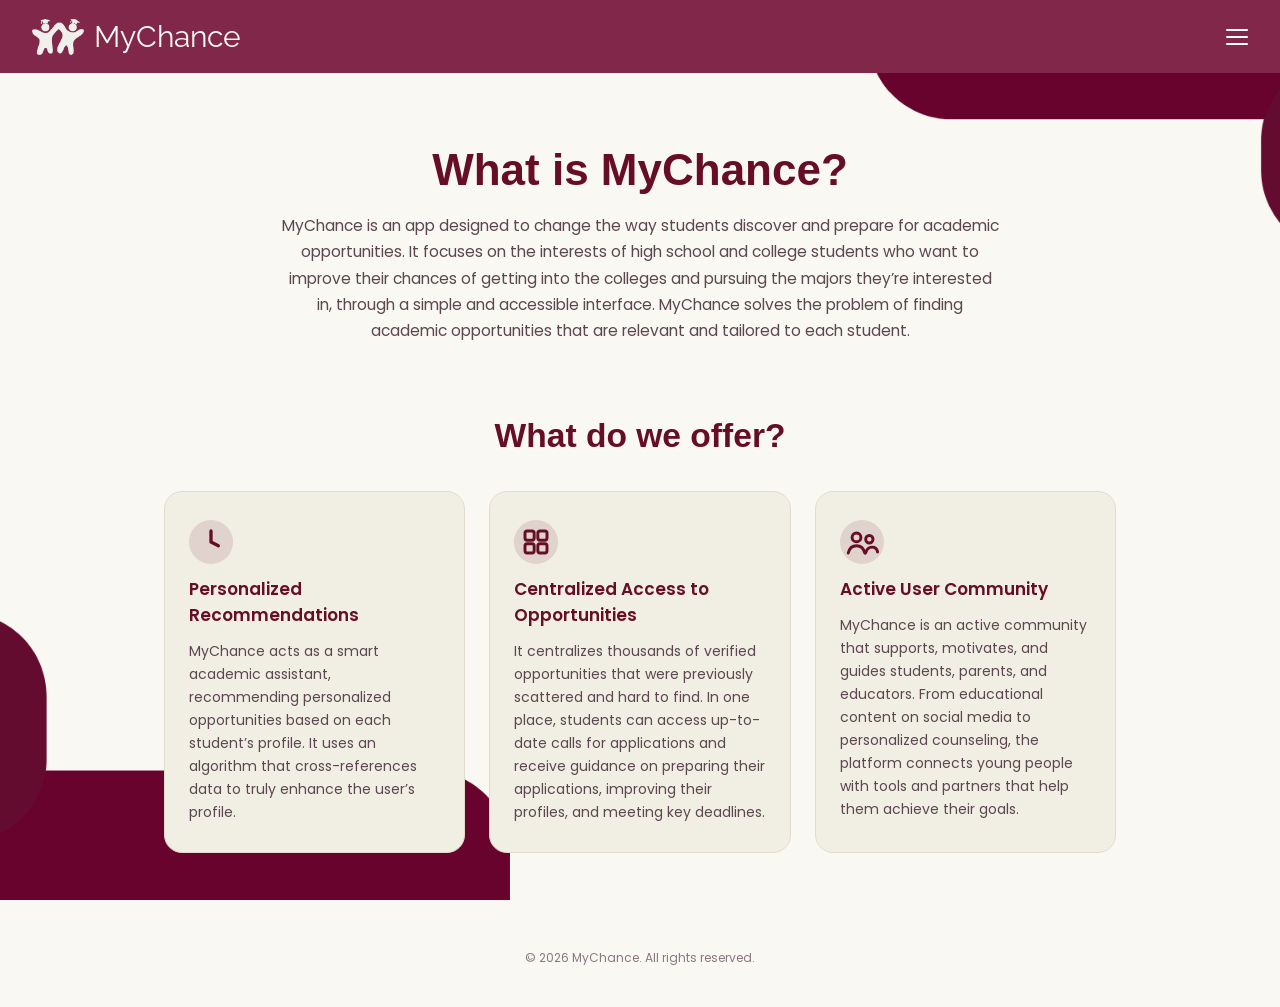
<file: pages/about_us.html>
<!DOCTYPE html>
<html lang="en">
<head>
<meta charset="UTF-8">
<meta name="viewport" content="width=device-width, initial-scale=1.0">
<title>About Us | MyChance</title>
<link rel="icon" type="image/png" href="../mychance-nav-icon.png">
<link rel="stylesheet" href="../css/about_us.css">
<link rel="preconnect" href="https://fonts.googleapis.com">
<link rel="preconnect" href="https://fonts.gstatic.com" crossorigin>
<link href="https://fonts.googleapis.com/css2?family=Lora:ital,wght@0,500;0,600;1,500&family=Inter:wght@400;500;600&display=swap" rel="stylesheet">
</head>
<body>

    <div class="top-accent"></div>

    <header class="navbar">
        <a href="index.html" class="logo">
            <img src="../mychance_no_text_efefeb_HD (1).png" alt="" height="45px">
            <div class="logo-text">
                <span class="name">MyChance</span>
            </div>
        </a>

        <div class="nav-menu">
            <button class="hamburger" aria-label="Open menu" aria-haspopup="true" aria-expanded="false" data-menu-toggle="siteMenu">
                <span></span>
                <span></span>
                <span></span>
            </button>
            <div class="nav-dropdown" id="siteMenu">
                <a href="about_us.html">About us</a>
                <a href="https://www.instagram.com/mychance_app" target="_blank" rel="noopener noreferrer">Contact us</a>
            </div>
        </div>
    </header>

    <main class="about">

        <section class="intro">
            <h1>What is MyChance?</h1>
            <p>
                MyChance is an app designed to change the way students discover
                and prepare for academic opportunities. It focuses on the
                interests of high school and college students who want to
                improve their chances of getting into the colleges and
                pursuing the majors they’re interested in, through a simple
                and accessible interface. MyChance solves the problem of
                finding academic opportunities that are relevant and tailored
                to each student.
            </p>
        </section>

        <section class="offer">
            <h2>What do we offer?</h2>

            <div class="offer-grid">

                <article class="offer-card">
                    <span class="offer-icon" aria-hidden="true">
                        <svg viewBox="0 0 24 24" fill="none">
                            <circle cx="12" cy="12" r="12" fill="currentColor" opacity="0.12"/>
                            <path d="M12 6v6l4 2" stroke="currentColor" stroke-width="1.8" stroke-linecap="round" stroke-linejoin="round"/>
                        </svg>
                    </span>
                    <h3>Personalized Recommendations</h3>
                    <p>
                        MyChance acts as a smart academic assistant,
                        recommending personalized opportunities based on each
                        student’s profile. It uses an algorithm that
                        cross-references data to truly enhance the user’s
                        profile.
                    </p>
                </article>

                <article class="offer-card">
                    <span class="offer-icon" aria-hidden="true">
                        <svg viewBox="0 0 24 24" fill="none">
                            <circle cx="12" cy="12" r="12" fill="currentColor" opacity="0.12"/>
                            <rect x="6" y="6" width="5" height="5" rx="1.2" stroke="currentColor" stroke-width="1.6"/>
                            <rect x="13" y="6" width="5" height="5" rx="1.2" stroke="currentColor" stroke-width="1.6"/>
                            <rect x="6" y="13" width="5" height="5" rx="1.2" stroke="currentColor" stroke-width="1.6"/>
                            <rect x="13" y="13" width="5" height="5" rx="1.2" stroke="currentColor" stroke-width="1.6"/>
                        </svg>
                    </span>
                    <h3>Centralized Access to Opportunities</h3>
                    <p>
                        It centralizes thousands of verified opportunities
                        that were previously scattered and hard to find. In
                        one place, students can access up-to-date calls for
                        applications and receive guidance on preparing their
                        applications, improving their profiles, and meeting
                        key deadlines.
                    </p>
                </article>

                <article class="offer-card">
                    <span class="offer-icon" aria-hidden="true">
                        <svg viewBox="0 0 24 24" fill="none">
                            <circle cx="12" cy="12" r="12" fill="currentColor" opacity="0.12"/>
                            <circle cx="9" cy="9.5" r="2.4" stroke="currentColor" stroke-width="1.6"/>
                            <circle cx="16" cy="10.5" r="2" stroke="currentColor" stroke-width="1.6"/>
                            <path d="M4.5 18c.6-2.6 2.4-4 4.5-4s3.9 1.4 4.5 4" stroke="currentColor" stroke-width="1.6" stroke-linecap="round"/>
                            <path d="M14 18c.5-2 1.8-3.2 3.5-3.2s2.7 1 3 2.6" stroke="currentColor" stroke-width="1.6" stroke-linecap="round"/>
                        </svg>
                    </span>
                    <h3>Active User Community</h3>
                    <p>
                        MyChance is an active community that supports,
                        motivates, and guides students, parents, and
                        educators. From educational content on social media to
                        personalized counseling, the platform connects young
                        people with tools and partners that help them achieve
                        their goals.
                    </p>
                </article>

            </div>
        </section>

    </main>

    <footer class="page-footer">
        <p>© <span id="year"></span> MyChance. All rights reserved.</p>
    </footer>

    <script>
        document.getElementById('year').textContent = new Date().getFullYear();
    </script>
    <script src="../supabase/Menu.js"></script>
</body>
</html>
</file>
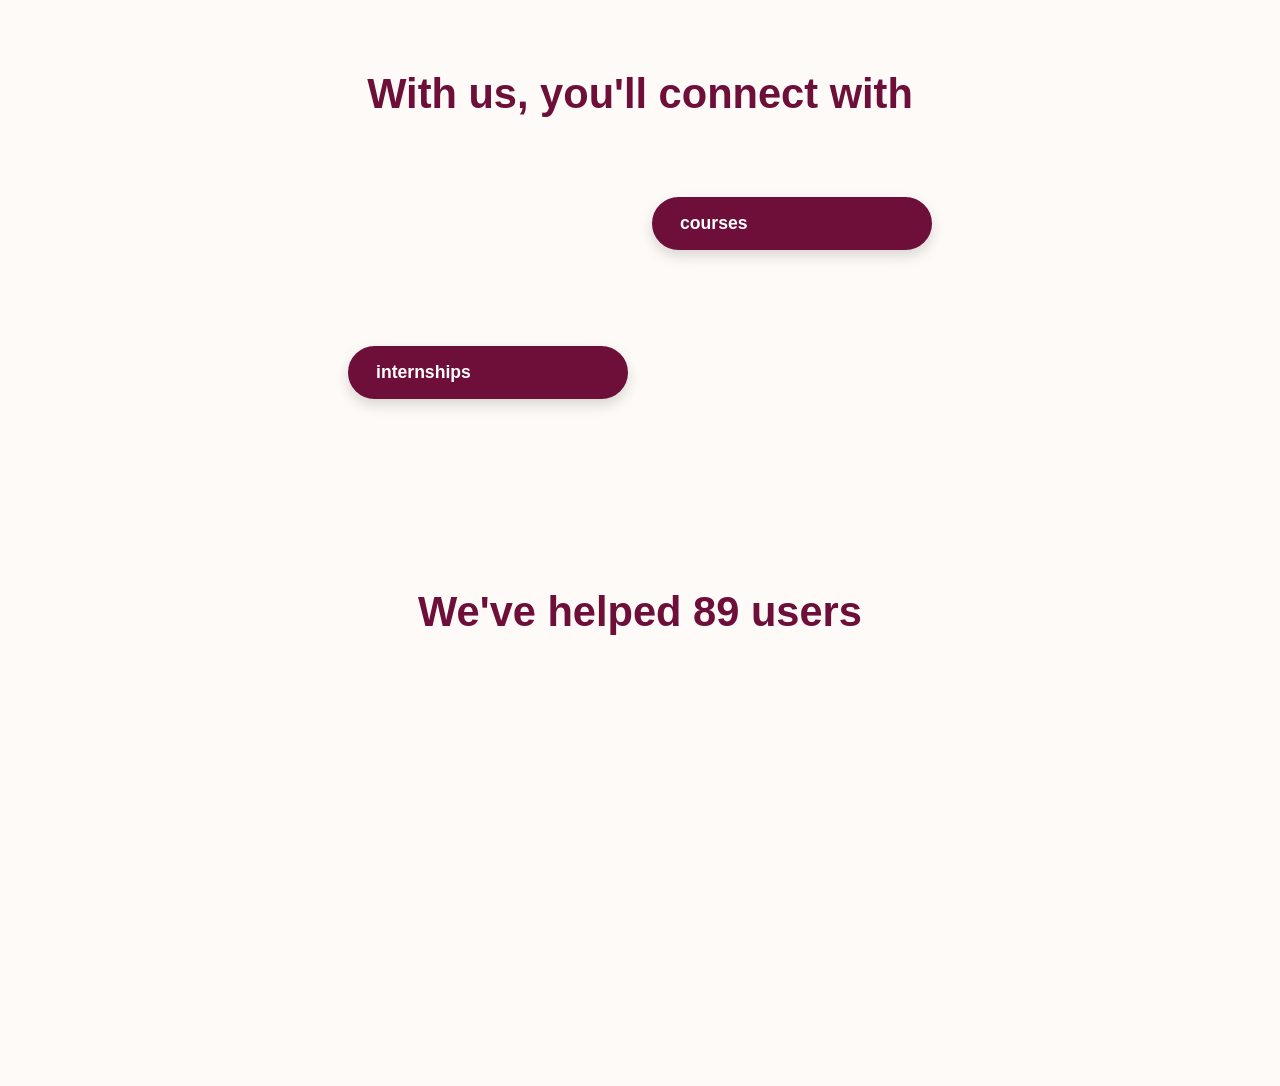
<file: pages/Demo.html>
<!DOCTYPE html>
<html lang="es">
<head>
<meta charset="UTF-8">
<meta name="viewport" content="width=device-width, initial-scale=1.0">
<script>
  (function(){
    try {
      var t = localStorage.getItem("mychance_theme");
      if (t) document.documentElement.setAttribute("data-theme", t);
    } catch(e){}
  })();
</script>
<title>MyChance – Demo secciones</title>
<style>
  :root{
    --maroon:#6d0f39;
    --maroon-dark:#560b2d;
    --cream:#fdfaf7;
    --white:#ffffff;
  }
  *{box-sizing:border-box;}
  body{
    margin:0;
    font-family:'Poppins','Segoe UI',sans-serif;
    background:var(--cream);
    color:var(--maroon);
  }

  /* ===================== SECCIÓN 1: IMPACTO + TESTIMONIOS ===================== */
  .impact-section{
    position:relative;
    padding:60px 20px 90px;
    overflow:hidden;
  }
  .impact-header{
    text-align:center;
    margin-bottom:40px;
  }
  .impact-header h2{
    font-size:clamp(1.8rem,4vw,2.6rem);
    font-weight:800;
    margin:0;
  }
  .impact-header .count{
    color:var(--maroon);
  }

  .testimonial-track{
    position:relative;
    height:320px;
    width:100%;
    overflow:hidden;
  }
  .bubble{
    position:absolute;
    max-width:420px;
    padding:20px 30px;
    border-radius:28px;
    font-weight:700;
    font-size:1.05rem;
    color:#fff;
    white-space:nowrap;
    overflow:hidden;
    text-overflow:ellipsis;
    cursor:pointer;
    will-change:transform;
    animation-name:floatLeft;
    animation-timing-function:linear;
    animation-iteration-count:infinite;
    box-shadow:0 6px 14px rgba(0,0,0,0.15);
    transition:box-shadow .2s;
  }
  .bubble:hover{ box-shadow:0 8px 20px rgba(0,0,0,0.25); }
  .bubble.solid{ background:var(--maroon); }
  .bubble.glass{
    background:rgba(109,15,57,0.45);
    backdrop-filter:blur(6px);
    -webkit-backdrop-filter:blur(6px);
    border:1px solid rgba(255,255,255,0.35);
  }
  .bubble.paused{ animation-play-state:paused; }

  @keyframes floatLeft{
    from{ transform:translateX(110vw); }
    to{ transform:translateX(-130%); }
  }

  /* Modal de comentario expandido */
  .comment-modal-overlay{
    position:fixed; inset:0;
    background:rgba(0,0,0,0.45);
    display:none;
    align-items:center;
    justify-content:center;
    z-index:999;
    padding:20px;
  }
  .comment-modal-overlay.open{ display:flex; }
  .comment-modal{
    background:var(--white);
    border-radius:20px;
    max-width:480px;
    width:100%;
    padding:28px;
    box-shadow:0 20px 40px rgba(0,0,0,0.3);
    position:relative;
  }
  .comment-modal h3{ margin:0 0 8px; font-size:1.1rem; }
  .comment-modal p{ margin:0; line-height:1.5; color:#333; font-weight:500; }
  .comment-modal .close-btn{
    position:absolute; top:12px; right:16px;
    background:none; border:none; font-size:1.4rem;
    cursor:pointer; color:var(--maroon); font-weight:700;
  }

  /* ===================== SECCIÓN 2: QUÉ OFRECEMOS ===================== */
  .offer-section{
    padding:70px 20px 90px;
    text-align:center;
  }
  .offer-title{
    font-size:clamp(1.8rem,4vw,2.6rem);
    font-weight:800;
    margin:0 0 40px;
  }
  .offer-stage{
    display:grid;
    grid-template-columns: repeat(2, minmax(190px, 280px));
    gap:18px 24px;
    justify-content:center;
    align-items:center;
    max-width:700px;
    margin:0 auto;
    min-height:280px;
  }
  .offer-item{
    display:flex;
    align-items:center;
    gap:10px;
    background:var(--maroon);
    color:#fff;
    font-weight:800;
    font-size:1.1rem;
    padding:16px 28px;
    border-radius:30px;
    opacity:0;
    box-shadow:0 6px 14px rgba(0,0,0,0.15);
  }
  .offer-item img{ height:28px; width:28px; object-fit:contain; }
  .offer-item.show-left{ animation:slideInLeft .6s ease forwards; }
  .offer-item.show-right{ animation:slideInRight .6s ease forwards; }

  @keyframes slideInLeft{
    from{ opacity:0; transform:translateX(-60px); }
    to{ opacity:1; transform:translateX(0); }
  }
  @keyframes slideInRight{
    from{ opacity:0; transform:translateX(60px); }
    to{ opacity:1; transform:translateX(0); }
  }

  .offer-item.signup-btn{
    grid-column: 1 / span 2;
    justify-self:center;
    background:var(--maroon-dark);
    cursor:pointer;
    font-size:1.15rem;
  }
</style>
</head>
<body>

<section class="offer-section">
  <h2 class="offer-title">With us, you'll connect with</h2>
  <div class="offer-stage" id="offerStage"></div>
</section>

<section class="impact-section">
  <div class="impact-header">
    <h2>We've helped <span id="userCount" class="count">0</span> users</h2>
  </div>
  <div class="testimonial-track" id="testimonialTrack"></div>
</section>

<div class="comment-modal-overlay" id="commentOverlay">
  <div class="comment-modal">
    <button class="close-btn" id="closeModal">&times;</button>
    <h3 id="modalName"></h3>
    <p id="modalText"></p>
  </div>
</div>

<script>
/* =============== DATOS DE EJEMPLO (sustituir por Supabase real) =============== */
const MOCK_USER_COUNT = 123;
const MOCK_TESTIMONIOS = [
  { nombre:"Usuario 1", comentario:"Gracias a MyChance encontré una beca completa para estudiar ingeniería. Cambió por completo el rumbo de mi carrera y mi vida." },
  { nombre:"Usuario 2", comentario:"Nunca pensé que podría acceder a un intercambio internacional, pero con las oportunidades que vi aquí lo logré." },
  { nombre:"Usuario 3", comentario:"El proceso de aplicar a becas siempre me pareció complicado, MyChance me lo hizo simple y encontré la mía en una semana." },
  { nombre:"Usuario 4", comentario:"Conseguí una pasantía remunerada que me abrió las puertas a mi primer empleo formal. Totalmente recomendado." },
  { nombre:"Usuario 5", comentario:"Como voluntaria encontré un programa increíble que me ayudó a crecer personalmente y conocer gente maravillosa." },
  { nombre:"Usuario 6", comentario:"Estaba perdido buscando cursos gratuitos y aquí encontré justo lo que necesitaba para certificarme." },
];

/* =============== SECCIÓN 1: contador + testimonios =============== */
function animateCount(el, target, duration=1500){
  const start = performance.now();
  function step(now){
    const progress = Math.min((now-start)/duration, 1);
    el.textContent = Math.floor(progress * target);
    if(progress < 1) requestAnimationFrame(step);
    else el.textContent = target;
  }
  requestAnimationFrame(step);
}

function shuffle(arr){
  const a = [...arr];
  for(let i=a.length-1;i>0;i--){
    const j = Math.floor(Math.random()*(i+1));
    [a[i],a[j]] = [a[j],a[i]];
  }
  return a;
}

function initTestimonials(list){
  const track = document.getElementById('testimonialTrack');
  const overlay = document.getElementById('commentOverlay');
  const modalName = document.getElementById('modalName');
  const modalText = document.getElementById('modalText');
  const closeBtn = document.getElementById('closeModal');

  const MAX_CONCURRENT_BUBBLES = 3;
  let activeBubbles = 0;

  const trackHeight = track.clientHeight;
  const laneCount = 3;
  const laneHeight = trackHeight / laneCount;

  let order = shuffle(list);
  let idx = 0;

  function trySpawnBubble(){
    if (activeBubbles >= MAX_CONCURRENT_BUBBLES) return;

    const item = order[idx % order.length];
    idx++;
    activeBubbles++;

    const bubble = document.createElement('div');
    bubble.className = 'bubble ' + (Math.random() < 0.5 ? 'glass' : 'solid');
    bubble.textContent = `${item.nombre}: "${item.comentario}"`;

    const lane = Math.floor(Math.random()*laneCount);
    bubble.style.top = (lane*laneHeight + 10) + 'px';

    const duration = 22 + Math.random()*10; // 22-32s
    bubble.style.animationDuration = duration + 's';

    bubble.addEventListener('click', () => {
      bubble.classList.add('paused');
      modalName.textContent = item.nombre;
      modalText.textContent = item.comentario;
      overlay.classList.add('open');
      overlay.dataset.activeBubble = '';
      overlay.onclose = () => bubble.classList.remove('paused');
    });

    bubble.addEventListener('animationend', () => {
      bubble.remove();
      activeBubbles--;
    });

    track.appendChild(bubble);
  }

  closeBtn.addEventListener('click', () => {
    overlay.classList.remove('open');
    document.querySelectorAll('.bubble.paused').forEach(b => b.classList.remove('paused'));
  });

  trySpawnBubble();
  setInterval(trySpawnBubble, 3500 + Math.random()*2000);
}

/* =============== SECCIÓN 2: qué ofrecemos =============== */
const OFFER_ITEMS = [
  { label:"internships", icon:"", dir:"left",  row:2, col:1 },
  { label:"courses",     icon:"", dir:"right", row:1, col:2 },
  { label:"scholarships",icon:"", dir:"left",  row:1, col:1 },
  { label:"volunteers",  icon:"", dir:"right", row:2, col:2 },
  { label:"And more +",  icon:"", dir:"left",  row:3, col:1 },
  { label:"competitions",icon:"", dir:"right", row:3, col:2 },
];

function runOfferSequence(){
  const stage = document.getElementById('offerStage');
  stage.innerHTML = '';

  let i = 0;
  function next(){
    if(i < OFFER_ITEMS.length){
      const data = OFFER_ITEMS[i];
      const el = document.createElement('div');
      el.className = 'offer-item ' + (data.dir === 'left' ? 'show-left' : 'show-right');
      el.style.gridRow = data.row;
      el.style.gridColumn = data.col;
      el.innerHTML = `<span>${data.label}</span>`;
      stage.appendChild(el);
      i++;
      setTimeout(next, 900);
    } else {
      const signup = document.createElement('div');
      signup.className = 'offer-item signup-btn show-right';
      signup.style.gridRow = 5;
      signup.innerHTML = `<span>Sign up</span>`;
      signup.addEventListener('click', () => alert('Ir a signup.html'));
      stage.appendChild(signup);

      setTimeout(() => {
        stage.querySelectorAll('.offer-item').forEach(el => el.style.opacity = 0);
        setTimeout(runOfferSequence, 600);
      }, 4000);
    }
  }
  next();
}

/* =============== INIT =============== */
document.addEventListener('DOMContentLoaded', () => {
  const counterEl = document.getElementById('userCount');
  animateCount(counterEl, MOCK_USER_COUNT);
  initTestimonials(MOCK_TESTIMONIOS);
  runOfferSequence();
});
</script>

</body>
</html>
</file>
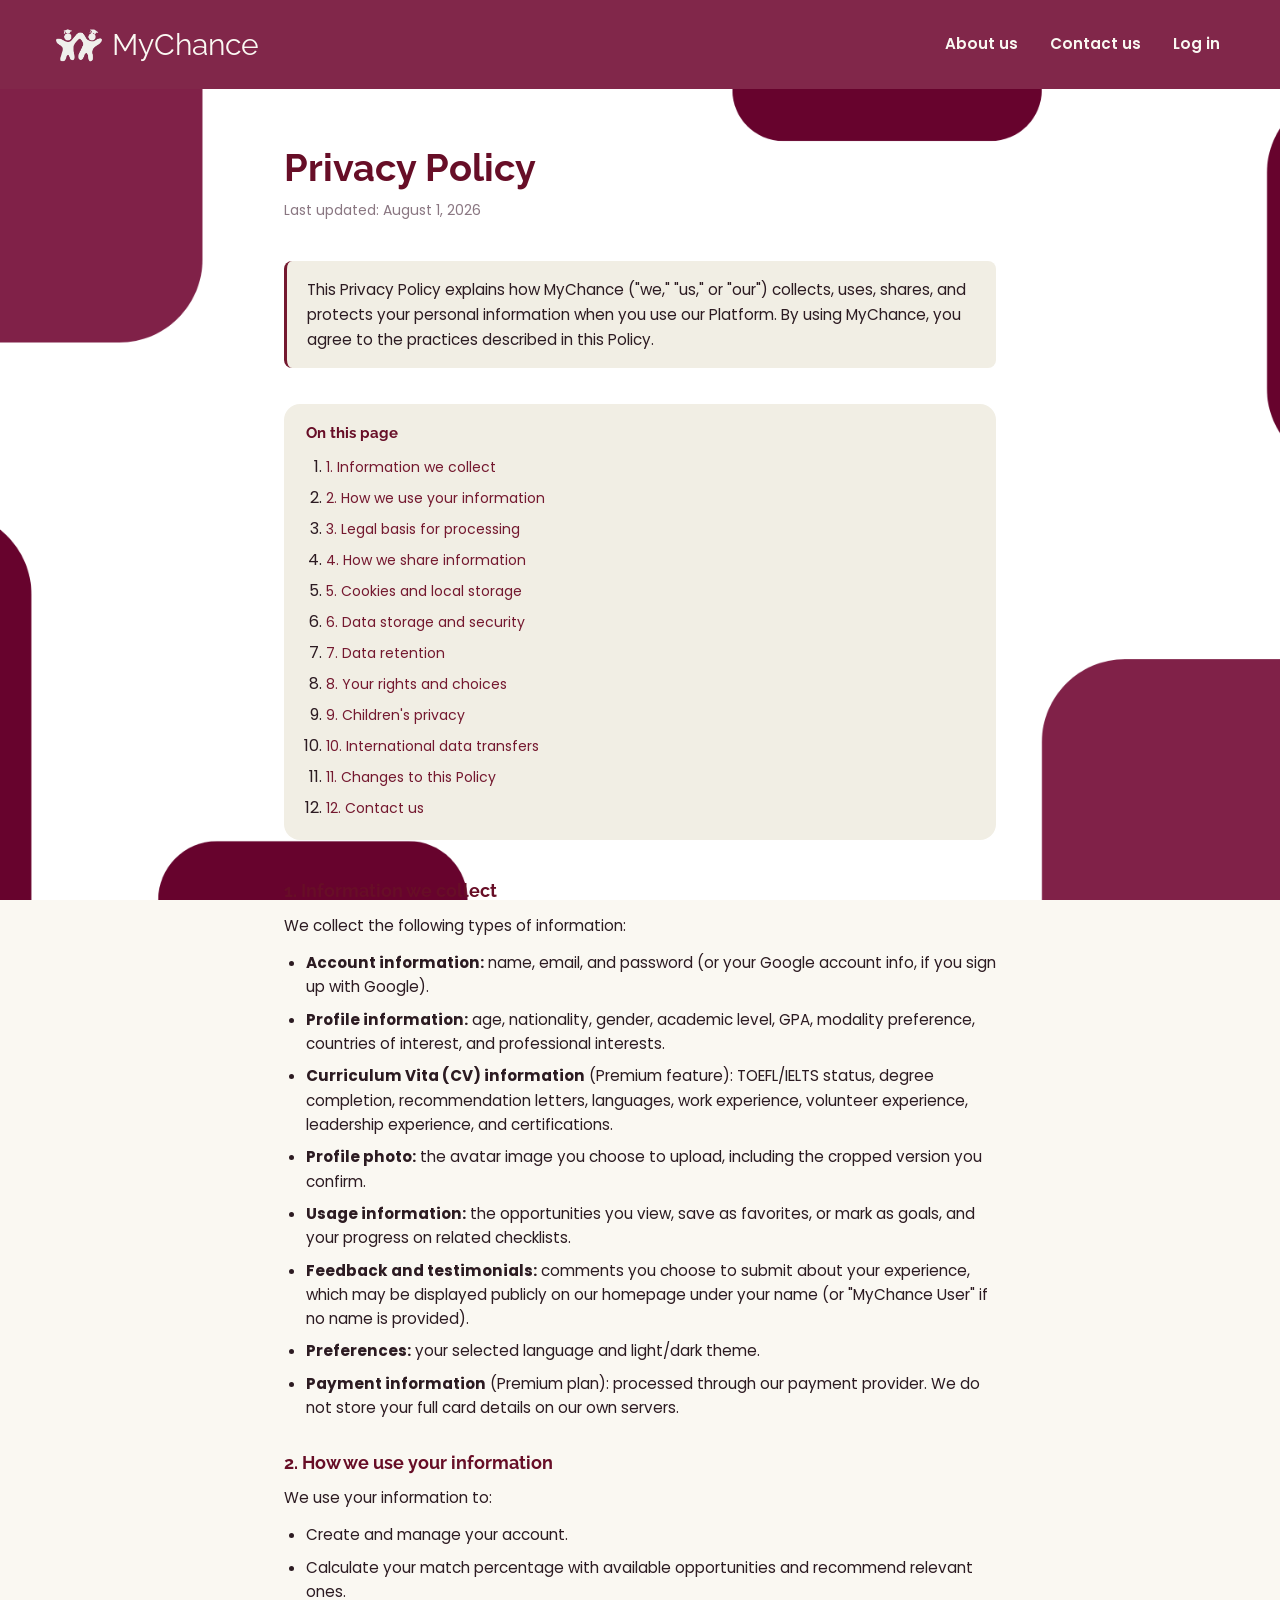
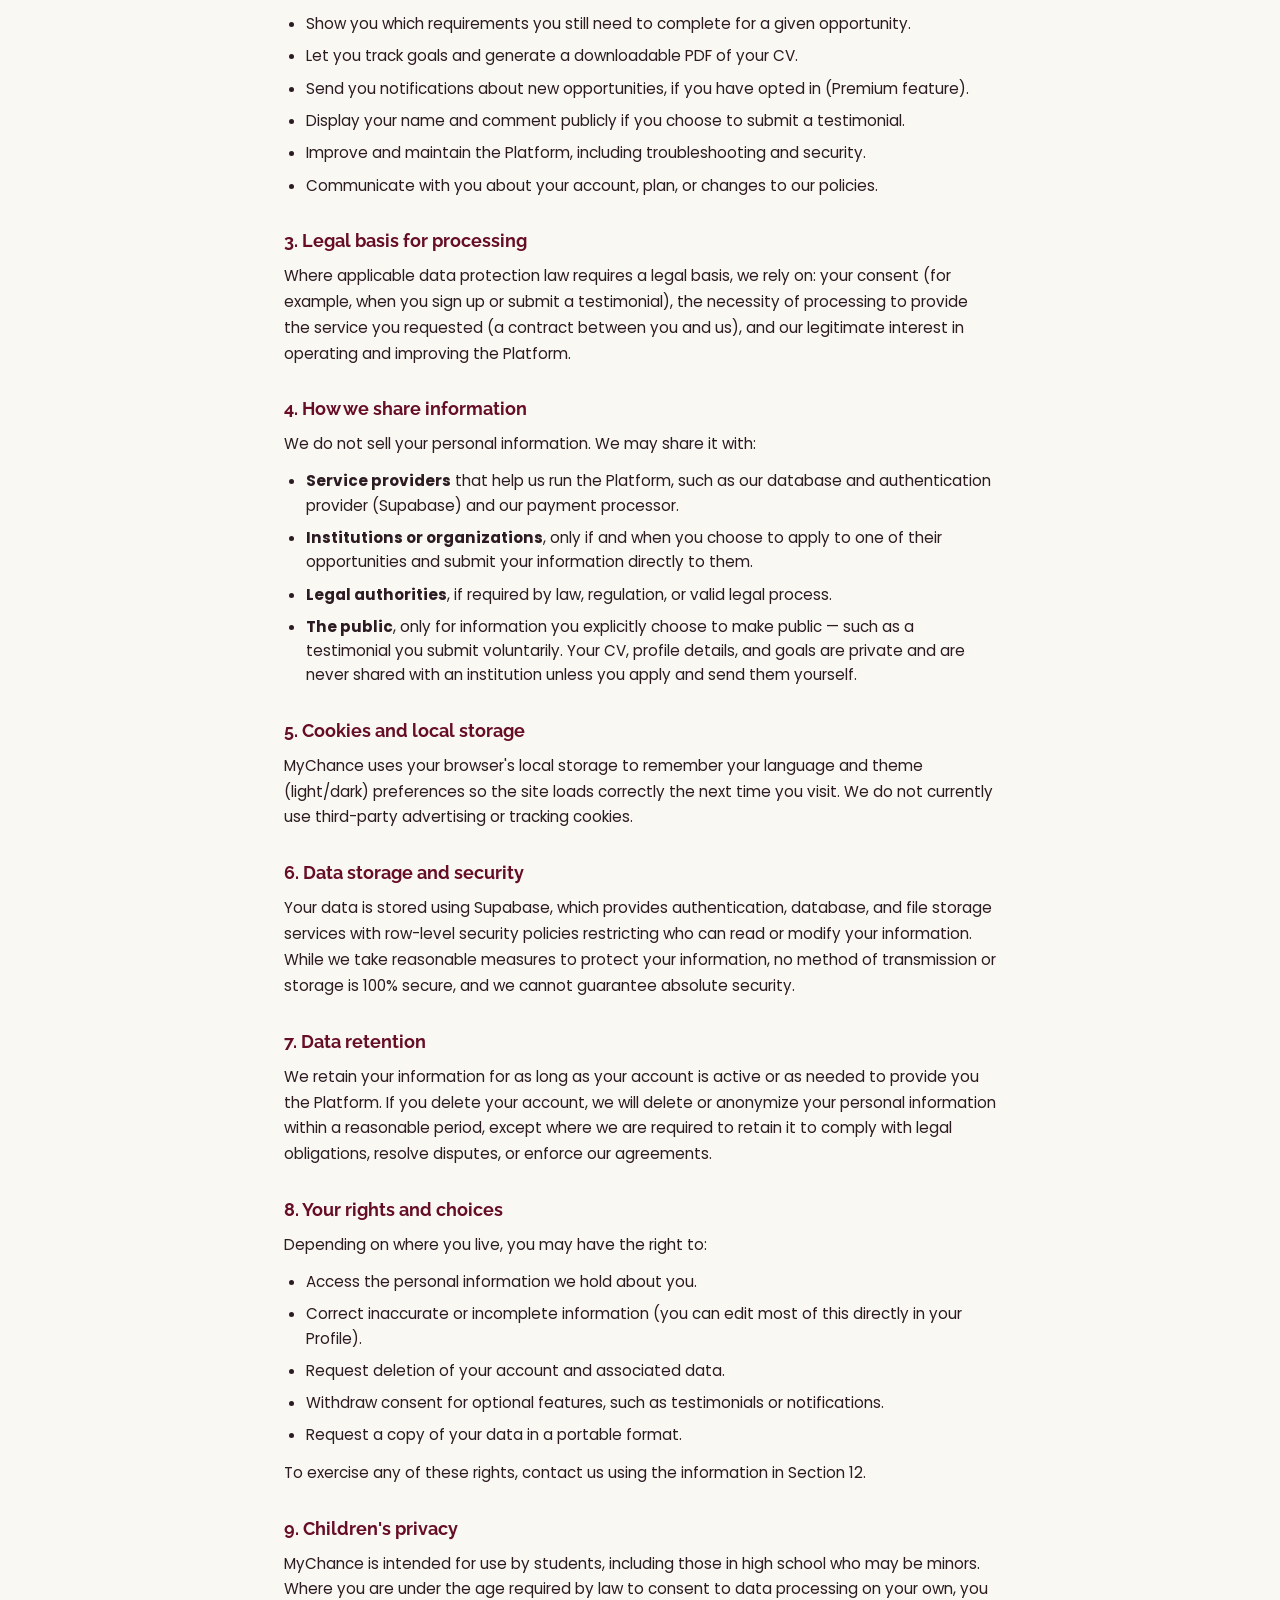
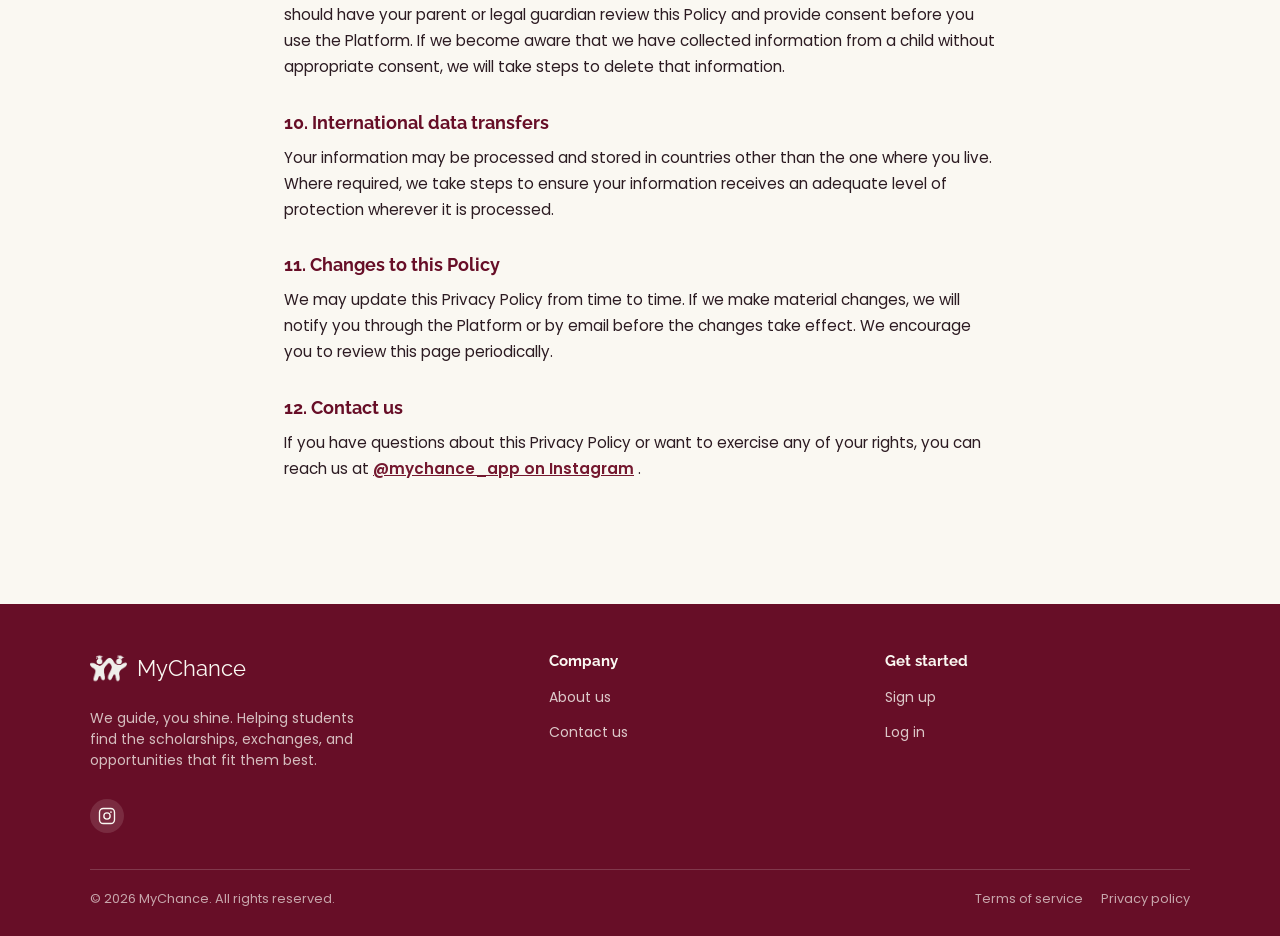
<file: pages/Privacy.html>
<!DOCTYPE html>
<html lang="en">
<head>
    <meta charset="UTF-8">
    <meta name="viewport" content="width=device-width, initial-scale=1.0">

    <title>Privacy Policy — MyChance</title>
    <meta name="description" content="Learn how MyChance collects, uses, and protects your personal information, including your profile and CV data.">
    <link rel="canonical" href="https://mychance.app/privacy.html">

    <link rel="icon" type="image/png" href="../mychance-nav-icon.png">
    <link rel="stylesheet" href="../css/Welcome.css">
    <link rel="stylesheet" href="../css/Footer.css">
    <link rel="stylesheet" href="../css/Legal.css">
</head>
<body>
    <header class="site-header">
        <a href="index.html" class="brand">
            <img src="../mychance_no_text_efefeb_HD (1).png" alt="" height="40" class="brand-logo">
            <span class="brand-name">MyChance</span>
        </a>
        <nav class="header-right">
            <a href="about_us.html" class="signin-link nav-link-desktop">About us</a>
            <a href="https://www.instagram.com/mychance_app" target="_blank" rel="noopener noreferrer" class="signin-link nav-link-desktop">Contact us</a>

            <div class="menu-group">
                <button class="hamburger-btn" id="hamburgerBtn" aria-label="Abrir menú" aria-expanded="false" aria-controls="dropdownMenu">
                    <span></span>
                    <span></span>
                    <span></span>
                </button>
                <div class="dropdown-menu" id="dropdownMenu">
                    <a href="about_us.html" class="dropdown-link">About us</a>
                    <a href="https://www.instagram.com/mychance_app" target="_blank" rel="noopener noreferrer" class="dropdown-link">Contact us</a>
                </div>
            </div>

            <a href="login.html" class="signin-link">Log in</a>
        </nav>
    </header>

    <main class="legal-main">
        <div class="legal-header">
            <h1>Privacy Policy</h1>
            <p class="legal-updated">Last updated: August 1, 2026</p>
        </div>

        <p class="legal-intro">
            This Privacy Policy explains how MyChance ("we," "us," or "our")
            collects, uses, shares, and protects your personal information when
            you use our Platform. By using MyChance, you agree to the practices
            described in this Policy.
        </p>

        <nav class="legal-toc" aria-label="Table of contents">
            <h2>On this page</h2>
            <ol>
                <li><a href="#collect">1. Information we collect</a></li>
                <li><a href="#use">2. How we use your information</a></li>
                <li><a href="#basis">3. Legal basis for processing</a></li>
                <li><a href="#sharing">4. How we share information</a></li>
                <li><a href="#cookies">5. Cookies and local storage</a></li>
                <li><a href="#storage">6. Data storage and security</a></li>
                <li><a href="#retention">7. Data retention</a></li>
                <li><a href="#rights">8. Your rights and choices</a></li>
                <li><a href="#minors">9. Children's privacy</a></li>
                <li><a href="#transfers">10. International data transfers</a></li>
                <li><a href="#changes">11. Changes to this Policy</a></li>
                <li><a href="#contact">12. Contact us</a></li>
            </ol>
        </nav>

        <section class="legal-section" id="collect">
            <h2>1. Information we collect</h2>
            <p>We collect the following types of information:</p>
            <ul>
                <li><strong>Account information:</strong> name, email, and password (or your Google account info, if you sign up with Google).</li>
                <li><strong>Profile information:</strong> age, nationality, gender, academic level, GPA, modality preference, countries of interest, and professional interests.</li>
                <li><strong>Curriculum Vita (CV) information</strong> (Premium feature): TOEFL/IELTS status, degree completion, recommendation letters, languages, work experience, volunteer experience, leadership experience, and certifications.</li>
                <li><strong>Profile photo:</strong> the avatar image you choose to upload, including the cropped version you confirm.</li>
                <li><strong>Usage information:</strong> the opportunities you view, save as favorites, or mark as goals, and your progress on related checklists.</li>
                <li><strong>Feedback and testimonials:</strong> comments you choose to submit about your experience, which may be displayed publicly on our homepage under your name (or "MyChance User" if no name is provided).</li>
                <li><strong>Preferences:</strong> your selected language and light/dark theme.</li>
                <li><strong>Payment information</strong> (Premium plan): processed through our payment provider. We do not store your full card details on our own servers.</li>
            </ul>
        </section>

        <section class="legal-section" id="use">
            <h2>2. How we use your information</h2>
            <p>We use your information to:</p>
            <ul>
                <li>Create and manage your account.</li>
                <li>Calculate your match percentage with available opportunities and recommend relevant ones.</li>
                <li>Show you which requirements you still need to complete for a given opportunity.</li>
                <li>Let you track goals and generate a downloadable PDF of your CV.</li>
                <li>Send you notifications about new opportunities, if you have opted in (Premium feature).</li>
                <li>Display your name and comment publicly if you choose to submit a testimonial.</li>
                <li>Improve and maintain the Platform, including troubleshooting and security.</li>
                <li>Communicate with you about your account, plan, or changes to our policies.</li>
            </ul>
        </section>

        <section class="legal-section" id="basis">
            <h2>3. Legal basis for processing</h2>
            <p>
                Where applicable data protection law requires a legal basis, we rely
                on: your consent (for example, when you sign up or submit a
                testimonial), the necessity of processing to provide the service you
                requested (a contract between you and us), and our legitimate
                interest in operating and improving the Platform.
            </p>
        </section>

        <section class="legal-section" id="sharing">
            <h2>4. How we share information</h2>
            <p>We do not sell your personal information. We may share it with:</p>
            <ul>
                <li><strong>Service providers</strong> that help us run the Platform, such as our database and authentication provider (Supabase) and our payment processor.</li>
                <li><strong>Institutions or organizations</strong>, only if and when you choose to apply to one of their opportunities and submit your information directly to them.</li>
                <li><strong>Legal authorities</strong>, if required by law, regulation, or valid legal process.</li>
                <li><strong>The public</strong>, only for information you explicitly choose to make public — such as a testimonial you submit voluntarily. Your CV, profile details, and goals are private and are never shared with an institution unless you apply and send them yourself.</li>
            </ul>
        </section>

        <section class="legal-section" id="cookies">
            <h2>5. Cookies and local storage</h2>
            <p>
                MyChance uses your browser's local storage to remember your language
                and theme (light/dark) preferences so the site loads correctly the
                next time you visit. We do not currently use third-party advertising
                or tracking cookies.
            </p>
        </section>

        <section class="legal-section" id="storage">
            <h2>6. Data storage and security</h2>
            <p>
                Your data is stored using Supabase, which provides authentication,
                database, and file storage services with row-level security
                policies restricting who can read or modify your information. While
                we take reasonable measures to protect your information, no method
                of transmission or storage is 100% secure, and we cannot guarantee
                absolute security.
            </p>
        </section>

        <section class="legal-section" id="retention">
            <h2>7. Data retention</h2>
            <p>
                We retain your information for as long as your account is active or
                as needed to provide you the Platform. If you delete your account,
                we will delete or anonymize your personal information within a
                reasonable period, except where we are required to retain it to
                comply with legal obligations, resolve disputes, or enforce our
                agreements.
            </p>
        </section>

        <section class="legal-section" id="rights">
            <h2>8. Your rights and choices</h2>
            <p>Depending on where you live, you may have the right to:</p>
            <ul>
                <li>Access the personal information we hold about you.</li>
                <li>Correct inaccurate or incomplete information (you can edit most of this directly in your Profile).</li>
                <li>Request deletion of your account and associated data.</li>
                <li>Withdraw consent for optional features, such as testimonials or notifications.</li>
                <li>Request a copy of your data in a portable format.</li>
            </ul>
            <p>
                To exercise any of these rights, contact us using the information in
                Section 12.
            </p>
        </section>

        <section class="legal-section" id="minors">
            <h2>9. Children's privacy</h2>
            <p>
                MyChance is intended for use by students, including those in high
                school who may be minors. Where you are under the age required by
                law to consent to data processing on your own, you should have your
                parent or legal guardian review this Policy and provide consent
                before you use the Platform. If we become aware that we have
                collected information from a child without appropriate consent, we
                will take steps to delete that information.
            </p>
        </section>

        <section class="legal-section" id="transfers">
            <h2>10. International data transfers</h2>
            <p>
                Your information may be processed and stored in countries other
                than the one where you live. Where required, we take steps to
                ensure your information receives an adequate level of protection
                wherever it is processed.
            </p>
        </section>

        <section class="legal-section" id="changes">
            <h2>11. Changes to this Policy</h2>
            <p>
                We may update this Privacy Policy from time to time. If we make
                material changes, we will notify you through the Platform or by
                email before the changes take effect. We encourage you to review
                this page periodically.
            </p>
        </section>

        <section class="legal-section" id="contact">
            <h2>12. Contact us</h2>
            <p>
                If you have questions about this Privacy Policy or want to exercise
                any of your rights, you can reach us at
                <a href="https://www.instagram.com/mychance_app" target="_blank" rel="noopener noreferrer">@mychance_app on Instagram</a>
                <!-- TODO: reemplazar/agregar un email real cuando lo tengan, ej: privacy@mychance.app -->
                .
            </p>
        </section>
    </main>

    <footer class="site-footer">
        <div class="footer-inner">
            <div class="footer-brand">
                <div class="footer-brand-row">
                    <img src="../mychance_no_text_efefeb_HD (1).png" alt="" class="footer-logo">
                    <span class="footer-brand-name">MyChance</span>
                </div>
                <p class="footer-tagline">We guide, you shine. Helping students find the scholarships, exchanges, and opportunities that fit them best.</p>
                <div class="footer-social">
                    <a href="https://www.instagram.com/mychance_app" target="_blank" rel="noopener noreferrer" aria-label="Instagram">
                        <svg viewBox="0 0 24 24" fill="none" xmlns="http://www.w3.org/2000/svg" aria-hidden="true">
                            <rect x="2" y="2" width="20" height="20" rx="5" stroke="currentColor" stroke-width="1.8"/>
                            <circle cx="12" cy="12" r="4.2" stroke="currentColor" stroke-width="1.8"/>
                            <circle cx="17.3" cy="6.7" r="1.15" fill="currentColor"/>
                        </svg>
                    </a>
                </div>
            </div>

            <div class="footer-col">
                <h4>Company</h4>
                <ul>
                    <li><a href="about_us.html">About us</a></li>
                    <li><a href="https://www.instagram.com/mychance_app" target="_blank" rel="noopener noreferrer">Contact us</a></li>
                </ul>
            </div>

            <div class="footer-col">
                <h4>Get started</h4>
                <ul>
                    <li><a href="signup.html">Sign up</a></li>
                    <li><a href="login.html">Log in</a></li>
                </ul>
            </div>
        </div>

        <div class="footer-bottom">
            <span>&copy; 2026 MyChance. All rights reserved.</span>
            <div class="footer-legal-links">
                <a href="terms.html">Terms of service</a>
                <a href="privacy.html">Privacy policy</a>
            </div>
        </div>
    </footer>

    <script>
        // Toggle del menú hamburguesa (About us / Contact us) en móvil
        (function () {
            const btn = document.getElementById('hamburgerBtn');
            const menu = document.getElementById('dropdownMenu');
            if (!btn || !menu) return;

            function closeMenu() {
                menu.classList.remove('open');
                btn.classList.remove('open');
                btn.setAttribute('aria-expanded', 'false');
            }

            btn.addEventListener('click', function (e) {
                e.stopPropagation();
                const isOpen = menu.classList.toggle('open');
                btn.classList.toggle('open', isOpen);
                btn.setAttribute('aria-expanded', String(isOpen));
            });

            document.addEventListener('click', function (e) {
                if (!menu.contains(e.target) && e.target !== btn) {
                    closeMenu();
                }
            });

            document.addEventListener('keydown', function (e) {
                if (e.key === 'Escape') closeMenu();
            });
        })();
    </script>
</body>
</html>
</file>
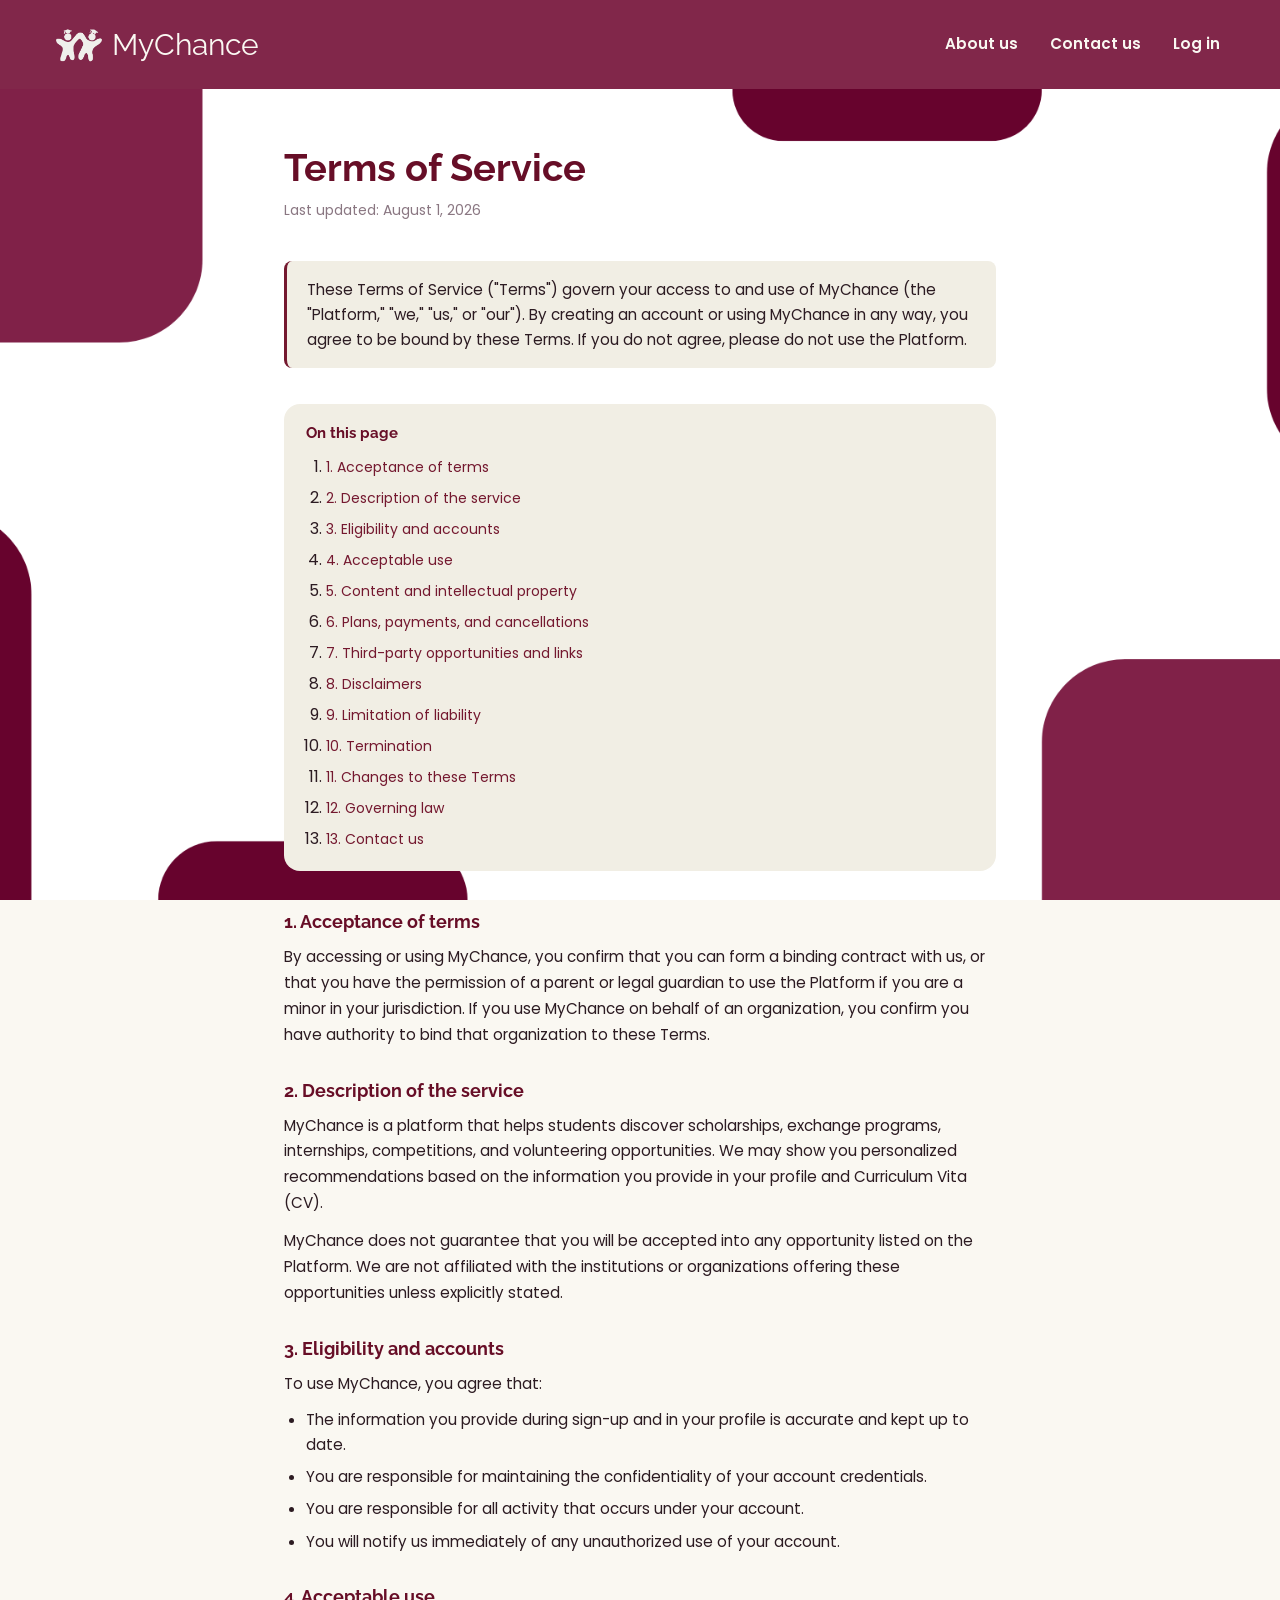
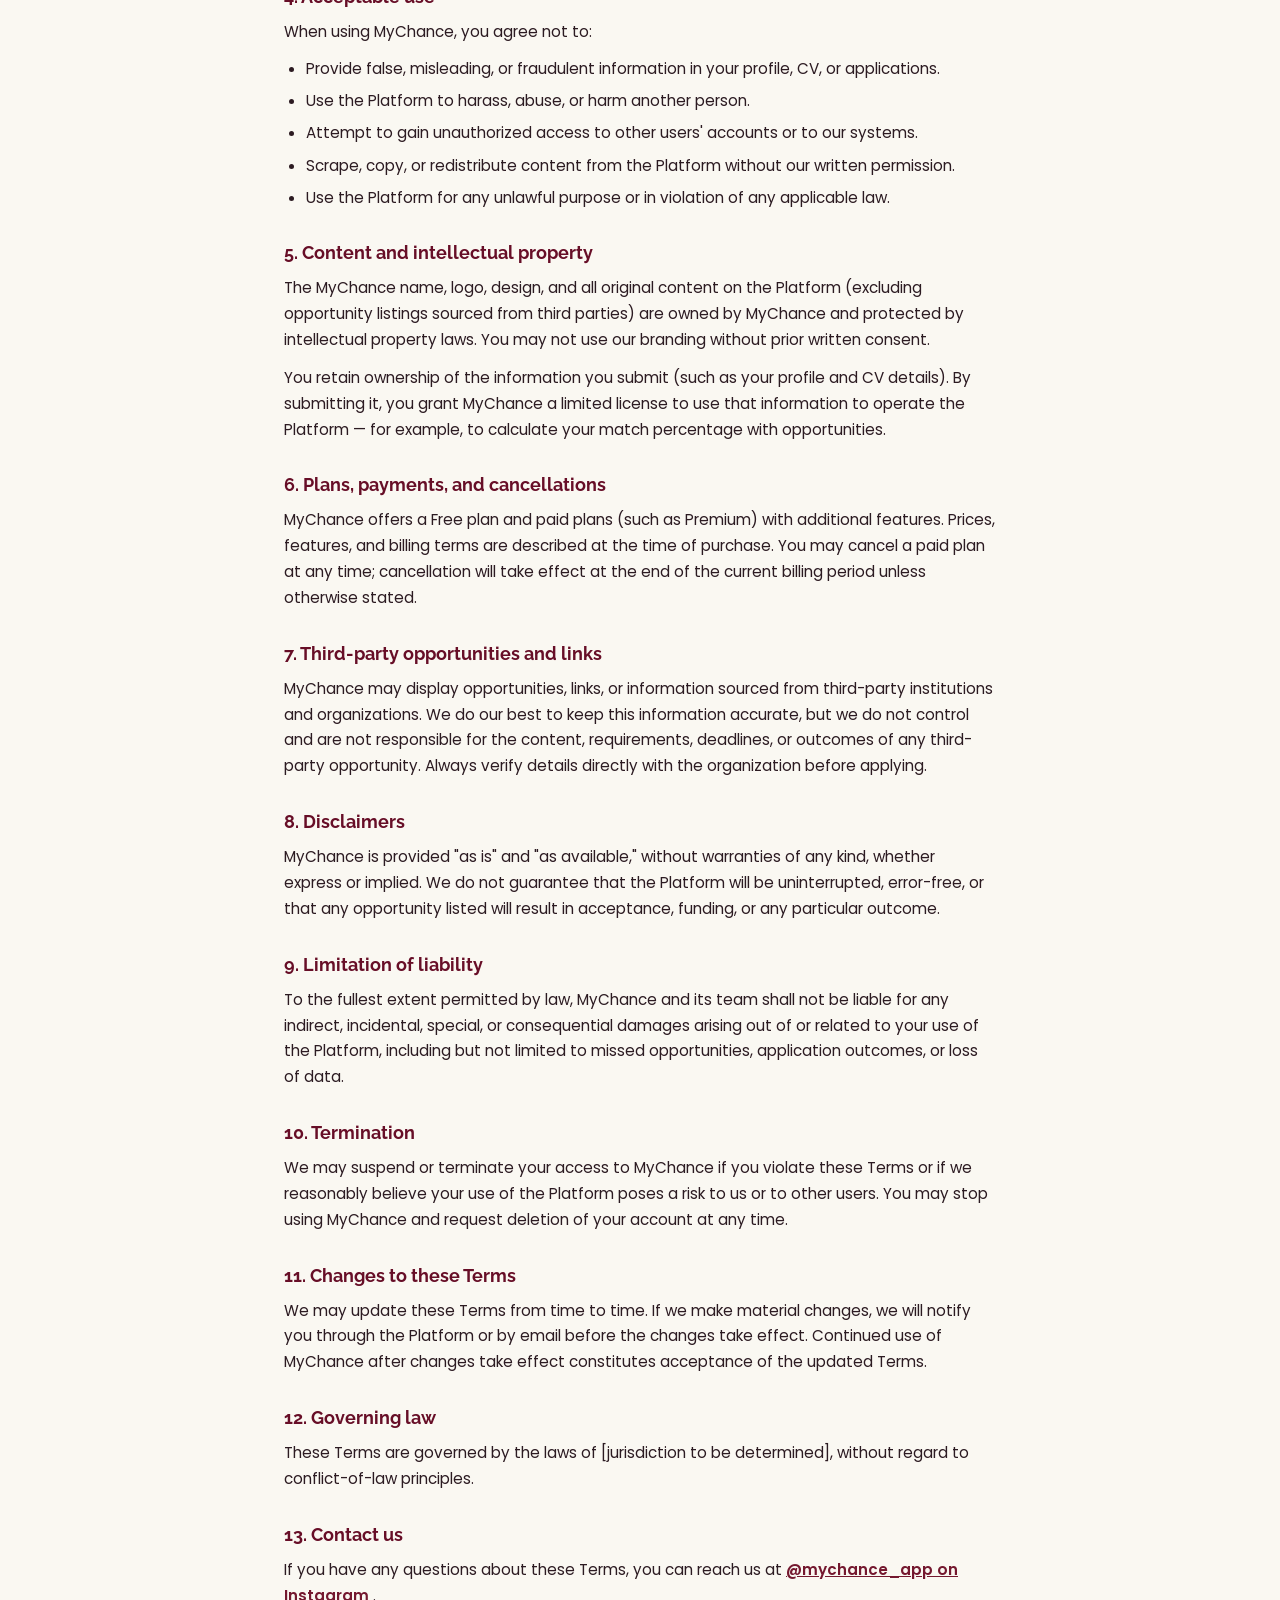
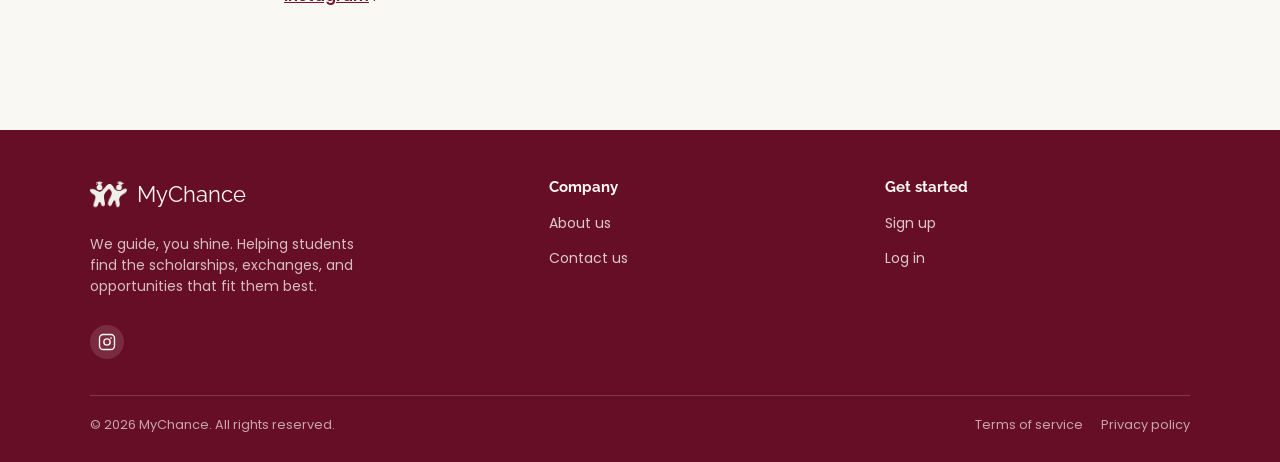
<file: pages/Terms.html>
<!DOCTYPE html>
<html lang="en">
<head>
    <meta charset="UTF-8">
    <meta name="viewport" content="width=device-width, initial-scale=1.0">

    <title>Terms of Service — MyChance</title>
    <meta name="description" content="Read the Terms of Service for MyChance, the platform that helps students find scholarships, exchanges, and opportunities.">
    <link rel="canonical" href="https://mychance.app/terms.html">

    <link rel="icon" type="image/png" href="../mychance-nav-icon.png">
    <link rel="stylesheet" href="../css/Welcome.css">
    <link rel="stylesheet" href="../css/Footer.css">
    <link rel="stylesheet" href="../css/Legal.css">
</head>
<body>
    <header class="site-header">
        <a href="index.html" class="brand">
            <img src="../mychance_no_text_efefeb_HD (1).png" alt="" height="40" class="brand-logo">
            <span class="brand-name">MyChance</span>
        </a>
        <nav class="header-right">
            <a href="about_us.html" class="signin-link nav-link-desktop">About us</a>
            <a href="https://www.instagram.com/mychance_app" target="_blank" rel="noopener noreferrer" class="signin-link nav-link-desktop">Contact us</a>

            <div class="menu-group">
                <button class="hamburger-btn" id="hamburgerBtn" aria-label="Abrir menú" aria-expanded="false" aria-controls="dropdownMenu">
                    <span></span>
                    <span></span>
                    <span></span>
                </button>
                <div class="dropdown-menu" id="dropdownMenu">
                    <a href="about_us.html" class="dropdown-link">About us</a>
                    <a href="https://www.instagram.com/mychance_app" target="_blank" rel="noopener noreferrer" class="dropdown-link">Contact us</a>
                </div>
            </div>

            <a href="login.html" class="signin-link">Log in</a>
        </nav>
    </header>

    <main class="legal-main">
        <div class="legal-header">
            <h1>Terms of Service</h1>
            <p class="legal-updated">Last updated: August 1, 2026</p>
        </div>

        <p class="legal-intro">
            These Terms of Service ("Terms") govern your access to and use of MyChance
            (the "Platform," "we," "us," or "our"). By creating an account or using
            MyChance in any way, you agree to be bound by these Terms. If you do not
            agree, please do not use the Platform.
        </p>

        <nav class="legal-toc" aria-label="Table of contents">
            <h2>On this page</h2>
            <ol>
                <li><a href="#acceptance">1. Acceptance of terms</a></li>
                <li><a href="#description">2. Description of the service</a></li>
                <li><a href="#eligibility">3. Eligibility and accounts</a></li>
                <li><a href="#conduct">4. Acceptable use</a></li>
                <li><a href="#content">5. Content and intellectual property</a></li>
                <li><a href="#plans">6. Plans, payments, and cancellations</a></li>
                <li><a href="#third-party">7. Third-party opportunities and links</a></li>
                <li><a href="#disclaimers">8. Disclaimers</a></li>
                <li><a href="#liability">9. Limitation of liability</a></li>
                <li><a href="#termination">10. Termination</a></li>
                <li><a href="#changes">11. Changes to these Terms</a></li>
                <li><a href="#law">12. Governing law</a></li>
                <li><a href="#contact">13. Contact us</a></li>
            </ol>
        </nav>

        <section class="legal-section" id="acceptance">
            <h2>1. Acceptance of terms</h2>
            <p>
                By accessing or using MyChance, you confirm that you can form a binding
                contract with us, or that you have the permission of a parent or legal
                guardian to use the Platform if you are a minor in your jurisdiction.
                If you use MyChance on behalf of an organization, you confirm you have
                authority to bind that organization to these Terms.
            </p>
        </section>

        <section class="legal-section" id="description">
            <h2>2. Description of the service</h2>
            <p>
                MyChance is a platform that helps students discover scholarships,
                exchange programs, internships, competitions, and volunteering
                opportunities. We may show you personalized recommendations based on
                the information you provide in your profile and Curriculum Vita (CV).
            </p>
            <p>
                MyChance does not guarantee that you will be accepted into any
                opportunity listed on the Platform. We are not affiliated with the
                institutions or organizations offering these opportunities unless
                explicitly stated.
            </p>
        </section>

        <section class="legal-section" id="eligibility">
            <h2>3. Eligibility and accounts</h2>
            <p>To use MyChance, you agree that:</p>
            <ul>
                <li>The information you provide during sign-up and in your profile is accurate and kept up to date.</li>
                <li>You are responsible for maintaining the confidentiality of your account credentials.</li>
                <li>You are responsible for all activity that occurs under your account.</li>
                <li>You will notify us immediately of any unauthorized use of your account.</li>
            </ul>
        </section>

        <section class="legal-section" id="conduct">
            <h2>4. Acceptable use</h2>
            <p>When using MyChance, you agree not to:</p>
            <ul>
                <li>Provide false, misleading, or fraudulent information in your profile, CV, or applications.</li>
                <li>Use the Platform to harass, abuse, or harm another person.</li>
                <li>Attempt to gain unauthorized access to other users' accounts or to our systems.</li>
                <li>Scrape, copy, or redistribute content from the Platform without our written permission.</li>
                <li>Use the Platform for any unlawful purpose or in violation of any applicable law.</li>
            </ul>
        </section>

        <section class="legal-section" id="content">
            <h2>5. Content and intellectual property</h2>
            <p>
                The MyChance name, logo, design, and all original content on the
                Platform (excluding opportunity listings sourced from third parties)
                are owned by MyChance and protected by intellectual property laws.
                You may not use our branding without prior written consent.
            </p>
            <p>
                You retain ownership of the information you submit (such as your
                profile and CV details). By submitting it, you grant MyChance a
                limited license to use that information to operate the Platform —
                for example, to calculate your match percentage with opportunities.
            </p>
        </section>

        <section class="legal-section" id="plans">
            <h2>6. Plans, payments, and cancellations</h2>
            <p>
                MyChance offers a Free plan and paid plans (such as Premium) with
                additional features. Prices, features, and billing terms are
                described at the time of purchase. You may cancel a paid plan at
                any time; cancellation will take effect at the end of the current
                billing period unless otherwise stated.
            </p>
        </section>

        <section class="legal-section" id="third-party">
            <h2>7. Third-party opportunities and links</h2>
            <p>
                MyChance may display opportunities, links, or information sourced
                from third-party institutions and organizations. We do our best to
                keep this information accurate, but we do not control and are not
                responsible for the content, requirements, deadlines, or outcomes of
                any third-party opportunity. Always verify details directly with the
                organization before applying.
            </p>
        </section>

        <section class="legal-section" id="disclaimers">
            <h2>8. Disclaimers</h2>
            <p>
                MyChance is provided "as is" and "as available," without warranties
                of any kind, whether express or implied. We do not guarantee that the
                Platform will be uninterrupted, error-free, or that any opportunity
                listed will result in acceptance, funding, or any particular outcome.
            </p>
        </section>

        <section class="legal-section" id="liability">
            <h2>9. Limitation of liability</h2>
            <p>
                To the fullest extent permitted by law, MyChance and its team shall
                not be liable for any indirect, incidental, special, or consequential
                damages arising out of or related to your use of the Platform,
                including but not limited to missed opportunities, application
                outcomes, or loss of data.
            </p>
        </section>

        <section class="legal-section" id="termination">
            <h2>10. Termination</h2>
            <p>
                We may suspend or terminate your access to MyChance if you violate
                these Terms or if we reasonably believe your use of the Platform
                poses a risk to us or to other users. You may stop using MyChance
                and request deletion of your account at any time.
            </p>
        </section>

        <section class="legal-section" id="changes">
            <h2>11. Changes to these Terms</h2>
            <p>
                We may update these Terms from time to time. If we make material
                changes, we will notify you through the Platform or by email before
                the changes take effect. Continued use of MyChance after changes
                take effect constitutes acceptance of the updated Terms.
            </p>
        </section>

        <section class="legal-section" id="law">
            <h2>12. Governing law</h2>
            <p>
                <!-- TODO: reemplazar por la jurisdicción real donde esté constituido MyChance -->
                These Terms are governed by the laws of [jurisdiction to be
                determined], without regard to conflict-of-law principles.
            </p>
        </section>

        <section class="legal-section" id="contact">
            <h2>13. Contact us</h2>
            <p>
                If you have any questions about these Terms, you can reach us at
                <a href="https://www.instagram.com/mychance_app" target="_blank" rel="noopener noreferrer">@mychance_app on Instagram</a>
                <!-- TODO: reemplazar/agregar un email real cuando lo tengan, ej: legal@mychance.app -->
                .
            </p>
        </section>
    </main>

    <footer class="site-footer">
        <div class="footer-inner">
            <div class="footer-brand">
                <div class="footer-brand-row">
                    <img src="../mychance_no_text_efefeb_HD (1).png" alt="" class="footer-logo">
                    <span class="footer-brand-name">MyChance</span>
                </div>
                <p class="footer-tagline">We guide, you shine. Helping students find the scholarships, exchanges, and opportunities that fit them best.</p>
                <div class="footer-social">
                    <a href="https://www.instagram.com/mychance_app" target="_blank" rel="noopener noreferrer" aria-label="Instagram">
                        <svg viewBox="0 0 24 24" fill="none" xmlns="http://www.w3.org/2000/svg" aria-hidden="true">
                            <rect x="2" y="2" width="20" height="20" rx="5" stroke="currentColor" stroke-width="1.8"/>
                            <circle cx="12" cy="12" r="4.2" stroke="currentColor" stroke-width="1.8"/>
                            <circle cx="17.3" cy="6.7" r="1.15" fill="currentColor"/>
                        </svg>
                    </a>
                </div>
            </div>

            <div class="footer-col">
                <h4>Company</h4>
                <ul>
                    <li><a href="about_us.html">About us</a></li>
                    <li><a href="https://www.instagram.com/mychance_app" target="_blank" rel="noopener noreferrer">Contact us</a></li>
                </ul>
            </div>

            <div class="footer-col">
                <h4>Get started</h4>
                <ul>
                    <li><a href="signup.html">Sign up</a></li>
                    <li><a href="login.html">Log in</a></li>
                </ul>
            </div>
        </div>

        <div class="footer-bottom">
            <span>&copy; 2026 MyChance. All rights reserved.</span>
            <div class="footer-legal-links">
                <a href="terms.html">Terms of service</a>
                <a href="privacy.html">Privacy policy</a>
            </div>
        </div>
    </footer>

    <script>
        // Toggle del menú hamburguesa (About us / Contact us) en móvil
        (function () {
            const btn = document.getElementById('hamburgerBtn');
            const menu = document.getElementById('dropdownMenu');
            if (!btn || !menu) return;

            function closeMenu() {
                menu.classList.remove('open');
                btn.classList.remove('open');
                btn.setAttribute('aria-expanded', 'false');
            }

            btn.addEventListener('click', function (e) {
                e.stopPropagation();
                const isOpen = menu.classList.toggle('open');
                btn.classList.toggle('open', isOpen);
                btn.setAttribute('aria-expanded', String(isOpen));
            });

            document.addEventListener('click', function (e) {
                if (!menu.contains(e.target) && e.target !== btn) {
                    closeMenu();
                }
            });

            document.addEventListener('keydown', function (e) {
                if (e.key === 'Escape') closeMenu();
            });
        })();
    </script>
</body>
</html>
</file>
<file: css/about_us.css>
@import url('https://fonts.googleapis.com/css2?family=Poppins:wght@300;400;500;600;700&display=swap');
@import url('https://fonts.googleapis.com/css2?family=Raleway:wght@400;500;600;700&display=swap');

:root{
    --wine-900:#670e27;
    --wine-700:#74182F;
    --wine-600:#8A1F38;
    --green-deep:#1E3A2C;
    --cream-50:#FAF8F2;
    --cream-100:#F1EEE4;
    --ink:#2C1B22;
    --muted:#8A7782;
    --line:#E2DCCD;
    --sinup-border: #81274a;
}

*{
    margin:0;
    padding:0;
    box-sizing:border-box;
}

body{
    font-family:'Poppins',sans-serif;
    background:var(--cream-50) url("../Fondo_aboutus.png") center center / cover no-repeat fixed;
    color:var(--ink);
    min-height:100vh;
}

/* TOP BAR */

.top-accent{
    display:none;
}

/* NAVBAR */

.navbar{
    background:var(--sinup-border);
    padding:14px 32px;
    display:flex;
    align-items:center;
}

.logo{
    display:flex;
    align-items:center;
    gap:10px;
    text-decoration:none;
    color:inherit;
}

.logo-text .name{
    color:var(--cream-50);
    font-size:30px;
    font-family:'Raleway',sans-serif;
}

.nav-menu{
    margin-left:auto;
    position:relative;
    display:flex;
    align-items:center;
}

.hamburger{
    background:none;
    border:none;
    cursor:pointer;

    display:flex;
    flex-direction:column;
    gap:5px;
}

.hamburger span{
    width:22px;
    height:2px;
    background:white;
    border-radius:2px;
}

.nav-dropdown{
    position:absolute;
    top:calc(100% + 10px);
    right:0;
    min-width:190px;
    background:var(--cream-50);
    border-radius:14px;
    padding:8px;
    display:flex;
    flex-direction:column;
    box-shadow:0 16px 34px rgba(91,17,38,0.28);
    opacity:0;
    transform:translateY(-8px);
    pointer-events:none;
    transition:opacity 0.16s ease, transform 0.16s ease;
    z-index:30;
}

.nav-dropdown.open{
    opacity:1;
    transform:translateY(0);
    pointer-events:auto;
}

.nav-dropdown a{
    padding:10px 14px;
    border-radius:10px;
    font-family:'Poppins',sans-serif;
    font-weight:600;
    font-size:14px;
    color:var(--wine-900);
    text-decoration:none;
}

.nav-dropdown a:hover,
.nav-dropdown a:focus-visible{
    background:rgba(91,17,38,0.08);
}

/* MAIN */

.about{
    max-width:1000px;
    margin:0 auto;
    padding:72px 24px 96px;
}

.intro{
    max-width:720px;
    margin:0 auto 72px;
    text-align:center;
}

.intro h1{
    font-family:'Popins',sans-serif;
    font-weight:700;
    font-size:clamp(2rem, 4.5vw, 2.75rem);
    color:var(--wine-900);
    margin-bottom:18px;
}

.intro p{
    font-size:15.5px;
    line-height:1.7;
    color:#5C4750;
}

.offer h2{
    text-align:center;
    font-family:'Popins',sans-serif;
    font-weight:700;
    font-size:clamp(1.6rem, 3.5vw, 2.1rem);
    color:var(--wine-900);
    margin-bottom:36px;
}

.offer-grid{
    display:grid;
    grid-template-columns:repeat(3, 1fr);
    gap:24px;
}

.offer-card{
    background:var(--cream-100);
    border:1px solid var(--line);
    border-radius:18px;
    padding:28px 24px;
    display:flex;
    flex-direction:column;
    gap:12px;
}

.offer-icon{
    display:inline-flex;
    width:44px;
    height:44px;
    color:var(--wine-900);
}

.offer-icon svg{
    width:100%;
    height:100%;
}

.offer-card h3{
    font-family:'Poppins',sans-serif;
    font-weight:600;
    font-size:17px;
    color:var(--wine-900);
}

.offer-card p{
    font-size:14px;
    line-height:1.65;
    color:#5C4750;
}

/* FOOTER */

.page-footer{
    text-align:center;
    font-size:12px;
    color:var(--muted);
    padding:0 24px 40px;
}

/* RESPONSIVE */

@media (max-width:900px){
    .offer-grid{
        grid-template-columns:1fr;
    }
}

@media (max-width:640px){
    .about{
        padding:48px 20px 64px;
    }
    .intro{
        margin-bottom:48px;
    }
}
</file>
<file: css/Welcome.css>
/* ==========================================================================
   MyChance — Design tokens (matched to Sign up page)
   Color    : --cream-50 #FAF8F2 (bg) · --wine-900 #670e27 (deep) ·
              --wine-700 #74182F (primary) · --wine-600 #8A1F38 (accent)
   Type     : "Raleway" (display/brand) + "Poppins" (body/UI)
   Layout   : centered hero, cream canvas framed by rotated wine "diamond"
              tiles that step down the right edge and anchor the corners
   Signature: the two-graduate glyph standing in for the "M" in WELCOME

   HEADER (actualizado de nuevo): en desktop "About us" y "Contact us"
   siguen siendo links directos igual que "Log in" (.signin-link). En
   móvil (<=640px) esos dos links se ocultan y aparecen dentro de un
   menú hamburguesa desplegable (.menu-group / .hamburger-btn /
   .dropdown-menu) para que el header no se vea apretado. "Log in"
   siempre queda visible como link suelto.
   ========================================================================== */

@import url('https://fonts.googleapis.com/css2?family=Poppins:wght@300;400;500;600;700&display=swap');
@import url('https://fonts.googleapis.com/css2?family=Raleway:wght@400;500;600;700&display=swap');

:root {
  --wine-900: #670e27;
  --wine-700: #74182F;
  --wine-600: #8A1F38;
  --green-deep: #1E3A2C;
  --cream-50: #FAF8F2;
  --cream-100: #F1EEE4;
  --ink: #2C1B22;
  --muted: #8A7782;
  --input-bg: #F4F1E8;
  --input-text: #3B2530;
  --line: #E2DCCD;
  --sinup-border: #81274a;

  --font-display: "Raleway", sans-serif;
  --font-body: "Poppins", sans-serif;

  --radius-shape: 44px;
  --radius-pill: 999px;
}

* {
  box-sizing: border-box;
}

html, body {
  height: 100%;
}

body {
  margin: 0;
  background: var(--cream-50) url("../fondo_sin.png") center center / cover no-repeat fixed;
  color: var(--ink);
  font-family: var(--font-body);
  min-height: 100vh;
  overflow-x: hidden;
  position: relative;
}

@media (prefers-reduced-motion: no-preference) {
  .hero-title,
  .hero-subtitle,
  .buttons {
    animation: rise-in 0.6s cubic-bezier(0.2, 0.7, 0.3, 1) both;
  }
  .hero-subtitle { animation-delay: 0.08s; }
  .buttons { animation-delay: 0.16s; }

  @keyframes rise-in {
    from { opacity: 0; transform: translateY(14px); }
    to   { opacity: 1; transform: translateY(0); }
  }
}

/* ---------- header ---------- */

.site-header {
  position: relative;
  z-index: 100;
  display: flex;
  flex-wrap: wrap;
  align-items: center;
  justify-content: space-between;
  row-gap: 12px;
  padding: 24px clamp(20px, 5vw, 56px);
  background: var(--sinup-border);
}

.brand {
  display: inline-flex;
  align-items: center;
  gap: 10px;
  text-decoration: none;
  color: var(--cream-50);
  min-width: 0;
}

.brand-logo {
  display: block;
  height: 40px;
  width: auto;
  flex-shrink: 0;
}

.brand-name{
  color: var(--cream-50);
  font-size: clamp(1.15rem, 4.5vw, 1.875rem);
  font-family: var(--font-display);
  white-space: nowrap;
}

/* ---------- header right: About us / Contact us / Log in ----------
   Desktop: los tres son links del mismo tipo (.signin-link), en línea.
   Móvil (<=640px): About us / Contact us se ocultan y se muestran
   dentro del menú hamburguesa (.menu-group); Log in se queda visible. */
.header-right {
  display: flex;
  align-items: center;
  flex-wrap: wrap;
  justify-content: flex-end;
  gap: clamp(12px, 3vw, 24px);
  position: relative;
}

.signin-link {
  font-family: var(--font-body);
  font-weight: 600;
  font-size: 0.95rem;
  color: var(--cream-50);
  text-decoration: none;
  padding: 8px 4px;
  border-bottom: 2px solid transparent;
  white-space: nowrap;
  transition: border-color 0.2s ease;
}

.signin-link:hover,
.signin-link:focus-visible {
  border-color: var(--cream-50);
}

/* Grupo del menú hamburguesa: oculto por default (solo se muestra en móvil) */
.menu-group {
  display: none;
  position: relative;
}

.hamburger-btn {
  display: flex;
  flex-direction: column;
  justify-content: center;
  align-items: center;
  gap: 5px;
  width: 34px;
  height: 34px;
  padding: 0;
  background: transparent;
  border: none;
  cursor: pointer;
}

.hamburger-btn span {
  display: block;
  width: 22px;
  height: 2px;
  background: var(--cream-50);
  border-radius: 2px;
  transition: transform 0.2s ease, opacity 0.2s ease;
}

.hamburger-btn.open span:nth-child(1) {
  transform: translateY(7px) rotate(45deg);
}
.hamburger-btn.open span:nth-child(2) {
  opacity: 0;
}
.hamburger-btn.open span:nth-child(3) {
  transform: translateY(-7px) rotate(-45deg);
}

.dropdown-menu {
  display: none;
  flex-direction: column;
  position: absolute;
  top: calc(100% + 12px);
  right: 0;
  min-width: 180px;
  background: var(--wine-900);
  border-radius: 16px;
  padding: 8px;
  box-shadow: 0 12px 24px rgba(44, 27, 34, 0.35);
  z-index: 200;
}

.dropdown-menu.open {
  display: flex;
}

.dropdown-link {
  font-family: var(--font-body);
  font-weight: 600;
  font-size: 0.95rem;
  color: var(--cream-50);
  text-decoration: none;
  padding: 10px 14px;
  border-radius: 10px;
  white-space: nowrap;
  transition: background 0.15s ease;
}

.dropdown-link:hover,
.dropdown-link:focus-visible {
  background: rgba(250, 248, 242, 0.12);
}

@media (max-width: 640px) {
  .nav-link-desktop {
    display: none;
  }
  .menu-group {
    display: block;
  }
}

@media (max-width: 480px) {
  .site-header {
    padding: 16px 18px;
  }
  .header-right {
    gap: 14px;
  }
  .signin-link {
    font-size: 0.85rem;
    padding: 6px 2px;
  }
}

/* ---------- hero ---------- */

.hero {
  position: relative;
  z-index: 1;
  min-height: calc(80vh - 92px);
  display: flex;
  flex-direction: column;
  align-items: center;
  justify-content: center;
  text-align: center;
  padding: 40px 24px 40px;
  transform: translateX(-8%);
}

@media (max-width: 720px) {
  .hero {
    transform: none;
    min-height: auto;
    /* más padding-top para que "WELCOME!" no quede pegado al
       cuadro wine decorativo de la esquina superior derecha */
    padding: 76px 20px 24px;
  }
  .hero-subtitle {
    /* más aire entre el título y el párrafo */
    margin-top: 34px;
  }
}

.hero-title {
  margin: 0;
  display: flex;
  align-items: center;
  justify-content: center;
}

.hero-title-img {
  display: block;
  height: clamp(2.6rem, 8vw, 4.75rem);
  width: auto;
}

.hero-subtitle {
  margin: 22px 0 0;
  max-width: 30em;
  font-family: var(--font-body);
  font-weight: 500;
  font-size: 1rem;
  line-height: 1.55;
  color: var(--wine-700);
}

.buttons {
  margin-top: 30px;
  display: flex;
  flex-wrap: wrap;
  justify-content: center;
  gap: 16px;
}

.buttons a {
  text-decoration: none;
}

.btn {
  font-family: var(--font-body);
  font-weight: 600;
  font-size: 1.05rem;
  border: none;
  border-radius: var(--radius-pill);
  padding: 14px 40px;
  cursor: pointer;
  transition: transform 0.15s ease, box-shadow 0.15s ease, background 0.15s ease;
}

.btn:hover {
  transform: translateY(-2px);
}

.btn:focus-visible {
  outline: 3px solid var(--wine-600);
  outline-offset: 3px;
}

.btn-filled {
  background: var(--wine-900);
  color: var(--cream-50);
  box-shadow: 0 8px 18px rgba(91, 17, 38, 0.28);
}

.btn-filled:hover {
  background: var(--wine-700);
  box-shadow: 0 10px 22px rgba(91, 17, 38, 0.34);
}

.btn-outline {
  background: var(--wine-900);
  color: var(--cream-50);
  box-shadow: 0 8px 18px rgba(91, 17, 38, 0.28);
}

.btn-outline:hover {
  background: var(--wine-700);
  box-shadow: 0 10px 22px rgba(91, 17, 38, 0.34);
}

@media (max-width: 420px) {
  .btn {
    padding: 13px 32px;
    font-size: 0.98rem;
  }
}
</file>
<file: css/Footer.css>
/* ===================== FOOTER ===================== */
.site-footer{
  background: var(--wine-900, #670e27);
  color: var(--cream-50, #FAF8F2);
  padding: 48px 20px 28px;
  font-family: var(--font-body, "Poppins", sans-serif);
}

.footer-inner{
  max-width: 1100px;
  margin: 0 auto;
  display: grid;
  grid-template-columns: 1.4fr 1fr 1fr;
  gap: 32px;
}

.footer-brand{
  display: flex;
  flex-direction: column;
  gap: 10px;
}

.footer-brand-row{
  display: inline-flex;
  align-items: center;
  gap: 10px;
}

.footer-logo{
  height: 32px;
  width: auto;
}

.footer-brand-name{
  font-family: var(--font-display, "Raleway", sans-serif);
  font-size: 1.4rem;
  color: var(--cream-50);
}

.footer-tagline{
  font-size: 0.875rem;
  color: rgba(250, 248, 242, 0.75);
  max-width: 32ch;
  line-height: 1.5;
}

.footer-col h4{
  font-family: var(--font-display, "Raleway", sans-serif);
  font-size: 0.95rem;
  font-weight: 700;
  margin: 0 0 14px;
  color: var(--cream-50);
}

.footer-col ul{
  list-style: none;
  margin: 0;
  padding: 0;
  display: flex;
  flex-direction: column;
  gap: 10px;
}

.footer-col a{
  color: rgba(250, 248, 242, 0.8);
  text-decoration: none;
  font-size: 0.875rem;
  transition: color 0.15s ease;
}

.footer-col a:hover,
.footer-col a:focus-visible{
  color: var(--cream-50);
  text-decoration: underline;
}

.footer-social{
  display: flex;
  gap: 12px;
  margin-top: 4px;
}

.footer-social a{
  display: flex;
  align-items: center;
  justify-content: center;
  width: 34px;
  height: 34px;
  border-radius: 50%;
  background: rgba(250, 248, 242, 0.12);
  transition: background 0.15s ease;
}

.footer-social a:hover{
  background: rgba(250, 248, 242, 0.24);
}

.footer-social svg{
  width: 18px;
  height: 18px;
  color: var(--cream-50);
}

.footer-bottom{
  max-width: 1100px;
  margin: 36px auto 0;
  padding-top: 20px;
  border-top: 1px solid rgba(250, 248, 242, 0.18);
  display: flex;
  flex-wrap: wrap;
  align-items: center;
  justify-content: space-between;
  gap: 12px;
  font-size: 0.8rem;
  color: rgba(250, 248, 242, 0.65);
}

.footer-bottom a{
  color: rgba(250, 248, 242, 0.65);
  text-decoration: none;
}
.footer-bottom a:hover{
  color: var(--cream-50);
  text-decoration: underline;
}

.footer-legal-links{
  display: flex;
  gap: 18px;
  flex-wrap: wrap;
}

@media (max-width: 720px){
  .footer-inner{
    grid-template-columns: 1fr 1fr;
  }
  .footer-brand{
    grid-column: 1 / -1;
  }
}

@media (max-width: 480px){
  .site-footer{
    padding: 36px 20px 24px;
  }
  .footer-inner{
    grid-template-columns: 1fr;
    gap: 26px;
  }
  .footer-bottom{
    flex-direction: column;
    align-items: flex-start;
  }
}
</file>
<file: css/Legal.css>
/* ===================== PÁGINAS LEGALES (Terms / Privacy) =====================
   Reutiliza las variables de Welcome.css (--wine-900, --cream-50, --font-body,
   etc.) — este archivo debe cargarse DESPUÉS de Welcome.css para heredarlas.
   ============================================================================ */

.legal-main{
  max-width: 760px;
  margin: 0 auto;
  padding: 56px 24px 90px;
  font-family: var(--font-body, "Poppins", sans-serif);
  color: var(--ink, #2C1B22);
}

.legal-header{
  margin-bottom: 40px;
}

.legal-header h1{
  font-family: var(--font-display, "Raleway", sans-serif);
  font-size: clamp(1.8rem, 5vw, 2.4rem);
  color: var(--wine-900, #670e27);
  margin: 0 0 10px;
}

.legal-updated{
  font-size: 0.875rem;
  color: var(--muted, #8A7782);
  margin: 0;
}

.legal-intro{
  font-size: 0.95rem;
  line-height: 1.65;
  color: var(--ink, #2C1B22);
  margin-bottom: 36px;
  padding: 16px 20px;
  background: var(--cream-100, #F1EEE4);
  border-left: 3px solid var(--wine-700, #74182F);
  border-radius: 8px;
}

.legal-section{
  margin-bottom: 32px;
}

.legal-section h2{
  font-family: var(--font-display, "Raleway", sans-serif);
  font-size: 1.15rem;
  color: var(--wine-900, #670e27);
  margin: 0 0 12px;
}

.legal-section p{
  font-size: 0.95rem;
  line-height: 1.7;
  margin: 0 0 12px;
  color: var(--ink, #2C1B22);
}

.legal-section ul{
  margin: 0 0 12px;
  padding-left: 22px;
  display: flex;
  flex-direction: column;
  gap: 8px;
}

.legal-section li{
  font-size: 0.95rem;
  line-height: 1.6;
  color: var(--ink, #2C1B22);
}

.legal-section a{
  color: var(--wine-700, #74182F);
  font-weight: 600;
}

.legal-toc{
  margin-bottom: 40px;
  padding: 20px 22px;
  background: var(--cream-100, #F1EEE4);
  border-radius: 16px;
}

.legal-toc h2{
  font-family: var(--font-display, "Raleway", sans-serif);
  font-size: 0.95rem;
  color: var(--wine-900, #670e27);
  margin: 0 0 12px;
}

.legal-toc ol{
  margin: 0;
  padding-left: 20px;
  display: flex;
  flex-direction: column;
  gap: 6px;
}

.legal-toc a{
  font-size: 0.875rem;
  color: var(--wine-700, #74182F);
  text-decoration: none;
}

.legal-toc a:hover{
  text-decoration: underline;
}

@media (max-width: 480px){
  .legal-main{
    padding: 40px 18px 70px;
  }
  .legal-intro{
    padding: 14px 16px;
  }
}
</file>
